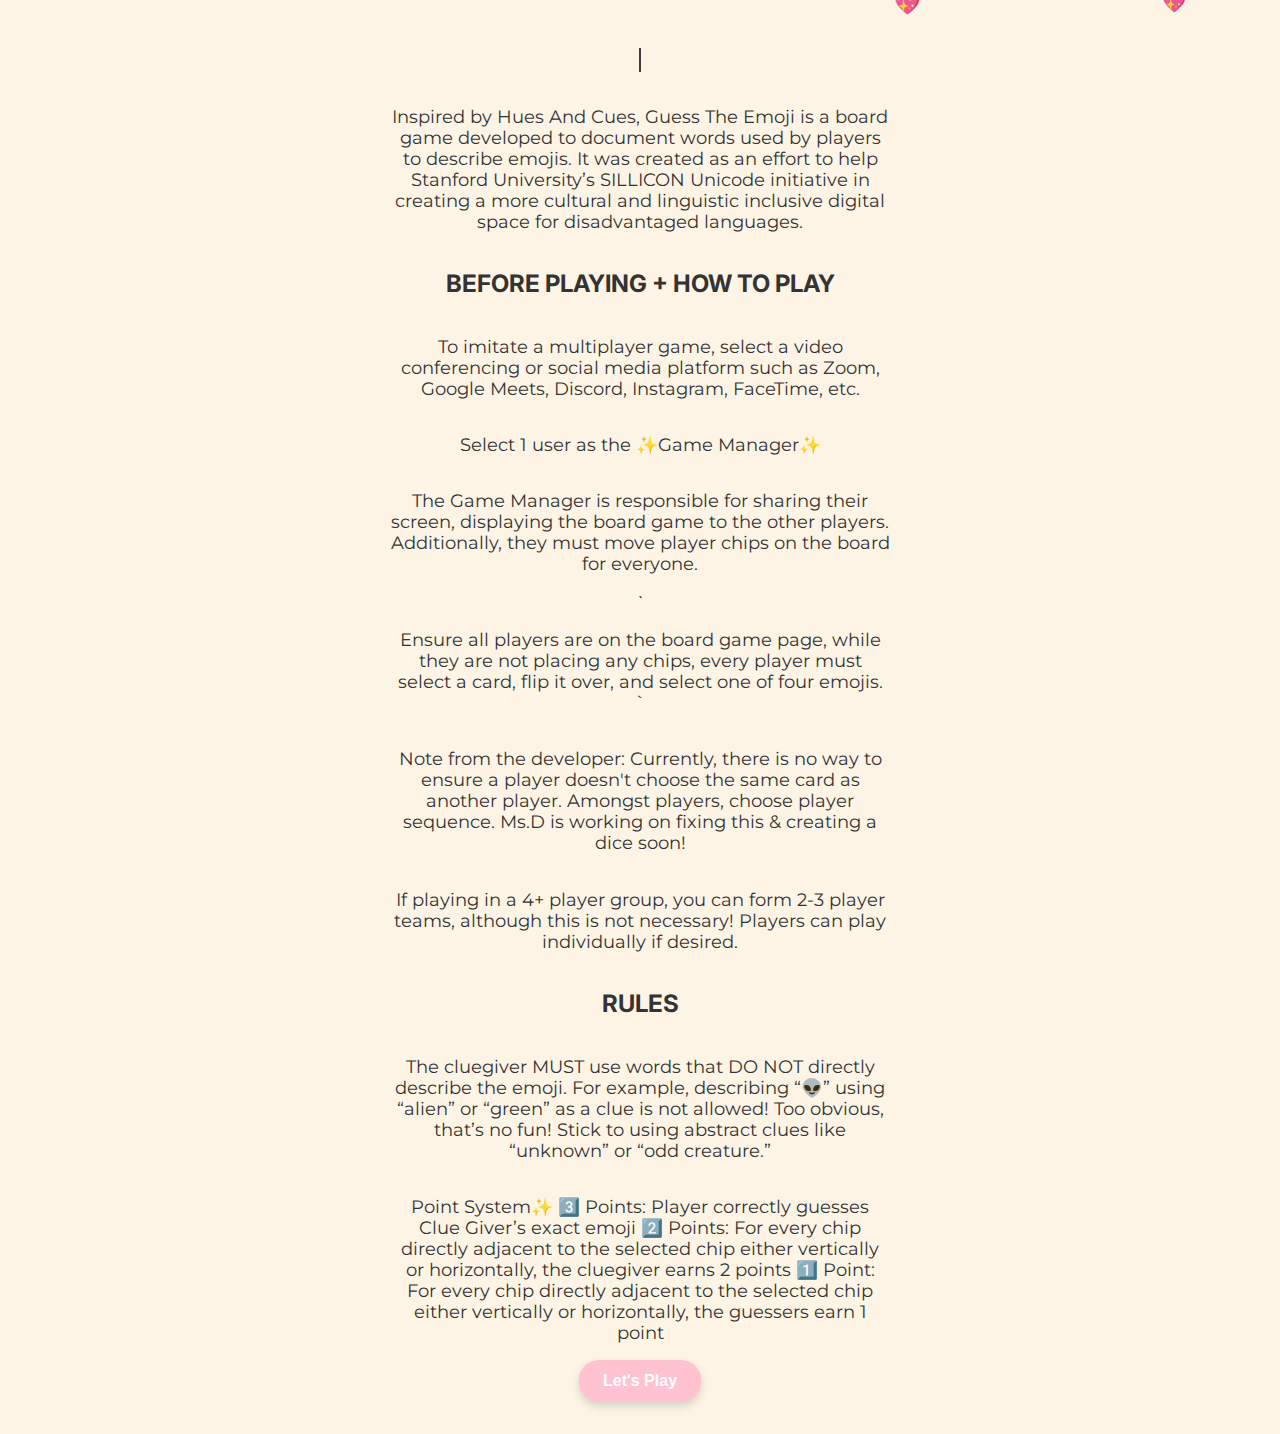
<file: index.html>
<!DOCTYPE html>
<html lang="en">
<head>
  <meta charset="UTF-8" />
  <meta name="viewport" content="width=device-width, initial-scale=1.0" />
  <link rel="stylesheet" href="style.css" />
  <link href="https://fonts.googleapis.com/css2?family=Inter:wght@400;600&display=swap" rel="stylesheet">
  <link href="https://fonts.googleapis.com/css2?family=Montserrat&display=swap" rel="stylesheet">
  <link rel="preconnect" href="https://fonts.googleapis.com">
  <link rel="preconnect" href="https://fonts.gstatic.com" crossorigin>
  <link href="https://fonts.googleapis.com/css2?family=Edu+AU+VIC+WA+NT+Pre:wght@400..700&family=Press+Start+2P&display=swap" rel="stylesheet">
  <style>
    * {
      box-sizing: border-box;
    }

    body {
      margin: 0;
      font-family: 'Inter', sans-serif;
      background-color: #fdf4e6;
      color: #333;
      display: flex;
      flex-direction: column;
      align-items: center;
      justify-content: center;
      min-height: 100vh;
      padding: 2rem;

    }

    h1 {
      font-family: "Press Start 2P", system-ui;
      font-size: 1.5rem;
      margin-bottom: 1rem;
    }

    p {
      font-size: 1.1rem;
      font-family: 'Montserrat', sans-serif;
      max-width: 500px;
      text-align: center;
    }

    footer {
      margin-top: 4rem;
      font-size: 0.875rem;
      color: #888;
    }
  </style>
</head>
<body>
  <div class="glitter-container"></div>
 

  <h1 class="anim-typewriter">WELCOME TO GUESS THE EMOJI</h1>
  <p>Inspired by Hues And Cues, Guess The Emoji is a board game developed to document words used by players to describe emojis. 
  It was created as an effort to help Stanford University’s SILLICON Unicode initiative in creating a more cultural and linguistic inclusive digital space for disadvantaged languages. 
  </p>

  <h2>BEFORE PLAYING + HOW TO PLAY</h2>
  <p>To imitate a multiplayer game, select a video conferencing or social media platform
    such as Zoom, Google Meets, Discord, Instagram, FaceTime, etc.</p>

    <p> 
    Select 1 user as the ✨Game Manager✨</p>
    <p>
    The Game Manager is responsible for sharing their screen, displaying the board game to
    the other players. Additionally, they must move player chips on the board for everyone.  
    </p>
    
  `<p>
    Ensure all players are on the board game page, while they are not placing any chips, every
    player must select a card, flip it over, and select one of four emojis. 
  `</p>

  <p>Note from the developer: Currently, there is no way to ensure a player doesn't choose the
  same card as another player. Amongst players, choose player sequence. Ms.D is working on
  fixing this & creating a dice soon!</p>

  <p>If playing in a 4+ player group, you can form 2-3 player teams, although this is not necessary! 
    Players can play individually if desired. 
  </p>

  <h2>RULES</h2>

  <p>The cluegiver MUST use words that DO NOT directly describe the emoji. 
  For example, describing “👽” using “alien” or “green” as a clue is not allowed! Too obvious, that’s no fun! 
  Stick to using abstract clues like “unknown” or “odd creature.” 
  </p>

  <p>
Point System✨
3️⃣ Points: Player correctly guesses Clue Giver’s exact emoji 
2️⃣ Points: For every chip directly adjacent to the selected chip either vertically or horizontally, the cluegiver earns 2 points
1️⃣ Point: For every chip directly adjacent to the selected chip either vertically or horizontally, the guessers earn 1 point
  </p>
  


  

  <a href="home.html">
  <button>Let's Play</button>
  </a>



  <script src="script.js"></script>
  <script>
  const glitterContainer = document.querySelector('.glitter-container');
  const sparkles = ['✨', '🌟', '💖', '🩷', '💫'];

  // Falling glitter from the sky
  function createFallingGlitter() {
    const glitter = document.createElement('div');
    glitter.classList.add('glitter');
    glitter.innerText = sparkles[Math.floor(Math.random() * sparkles.length)];
    glitter.style.left = Math.random() * 100 + 'vw';
    glitter.style.fontSize = (Math.random() * 10 + 12) + 'px';
    glitter.style.animationDuration = (Math.random() * 2 + 3) + 's';
    glitterContainer.appendChild(glitter);

    setTimeout(() => glitter.remove(), 5000);
  }

  setInterval(createFallingGlitter, 300);

  // Sparkles follow mouse
  document.addEventListener('mousemove', (e) => {
    const sparkle = document.createElement('div');
    sparkle.classList.add('sparkle');
    sparkle.innerText = sparkles[Math.floor(Math.random() * sparkles.length)];
    sparkle.style.left = e.clientX + 'px';
    sparkle.style.top = e.clientY + 'px';
    sparkle.style.fontSize = (Math.random() * 10 + 12) + 'px';
    document.body.appendChild(sparkle);

    setTimeout(() => sparkle.remove(), 1000);
  });
</script>
</body>
</html>
</file>
<file: style.css>
.press-start-2p-regular {
  font-family: "Press Start 2P", system-ui;
  font-weight: 400;
  font-style: normal;
}

/* General glitter & sparkle styles */
.glitter-container {
  position: fixed;
  top: 0;
  left: 0;
  width: 100%;
  height: 100%;
  pointer-events: none;
  overflow: hidden;
  z-index: 999;
}

.glitter {
  position: absolute;
  top: -10px;
  font-size: 16px;
  color: #fff;
  animation: fall linear forwards;
}

@keyframes fall {
  to {
    transform: translateY(100vh);
    opacity: 0;
  }
}

.sparkle {
  position: fixed;
  pointer-events: none;
  animation: fadeOut 1s forwards;
  font-size: 18px;
  z-index: 9999;
}

@keyframes fadeOut {
  0% {
    opacity: 1;
    transform: scale(1);
  }
  100% {
    opacity: 0;
    transform: scale(0.5) translateY(-10px);
  }
}


button {
  background-color: #ffc2d1;
  color: white;
  padding: 12px 24px;
  border: none;
  border-radius: 20px;
  font-size: 1rem;
  font-weight: 600;
  cursor: pointer;
  transition: all 0.3s ease;
  box-shadow: 0 4px 8px rgba(0, 0, 0, 0.15);
}

button:hover {
  background-color: #ffb3c6;
  transform: scale(1.05);
  box-shadow: 0 6px 12px rgba(0, 0, 0, 0.2);
}


.anim-typewriter {
  white-space: nowrap;           /* keep text on one line */
  overflow: hidden;              /* hide overflowing text */
  border-right: 2px solid rgba(0,0,0,0.75);  /* cursor */
  width: 0;                     /* start hidden */
  animation: 
    typewriter 4s steps(44) 1s forwards,
    blinkTextCursor 500ms steps(44) infinite;
}

@keyframes typewriter {
  from { width: 0; }
  to { width: 30ch; }  /* use ch to represent characters */
}

@keyframes blinkTextCursor {
  0%, 100% { border-right-color: rgba(0,0,0,0.75); }
  50% { border-right-color: transparent; }
}

body {
  margin: 0;
  padding: 0;
  font-family: sans-serif;
  display: flex;
  flex-direction: column;
  min-height: 100vh;
}

main {
  flex: 1;
  display: flex;
  flex-wrap: wrap;
  justify-content: center;
  align-items: flex-start;
  gap: 20px;
  padding: 20px;
  box-sizing: border-box;
}

/* Board Container and Layers */
#board-container {
  position: relative;
  width: 576px; /* 12 x 48px */
  height: 576px;
  margin-bottom: 2rem;
}

#board-img {
  position: absolute;
  top: 0;
  left: 0;
  width: 100%;
  height: 100%;
  z-index: 1;
}

#emoji-layer,
#chip-layer {
  position: absolute;
  top: 0;
  left: 0;
  width: 576px;
  height: 576px;
  z-index: 10;
  pointer-events: none; /*if it doesn't work, change to auto*/
}

/* Emoji Styling */
.emoji {
  position: absolute;
  font-size: 28px;
  cursor: pointer;
  transition: transform 0.2s ease;
  user-select: none;
  pointer-events: auto;
  z-index: 10;
}

.emoji:hover {
  transform: scale(2);
  z-index: 20;
}

/* Chip Styling */
.chip {
  width: 20px;
  height: 20px;
  border-radius: 50%;
  border: 2px solid white;
  position: absolute;
  cursor: grab;
  z-index: 15;
  pointer-events: auto; 
}

.chip.dragging {
  opacity: 0.6;
  cursor: grabbing;
}

footer {
  text-align: center;
  padding: 1em;
  background: #f0f0f0;
  position: relative;
  z-index: 10;
}

/* Card styles */
.card-container {
  display: grid;
  grid-auto-flow: column;        /* Fill vertically first */
  grid-template-rows: repeat(6, 200px);  /* 6 vertical rows per column */
  grid-auto-columns: 220px;      /* Width of each column */
  gap: 80px;
  padding: 20px;
  max-width: 100%;               /* Prevent overflow if needed */
}

.card {
  position: relative;
  width: 200px; /* Adjust as needed */
  height: 200px;
  cursor: pointer;
  perspective: 1000px;
}

/* added this, remove if any problems occur lol*/
.card:hover {
  transform: scale(1.2);
  z-index: 20;
}

.card-front,
.card-back {
  width: 100%;
  height: auto;
  position: absolute;
  top: 0;
  left: 0;
  transition: transform 0.6s;
  backface-visibility: hidden;
}

.card-front img,
.card-back img {
  width: 100%;
  height: auto;
  display: block;
}

.card.flipped .card-front {
  transform: rotateY(180deg);
}

.card.flipped .card-back {
  transform: rotateY(0);
  z-index: 2;
}

.card-back {
  transform: rotateY(180deg);
  z-index: 1;
}
</file>
